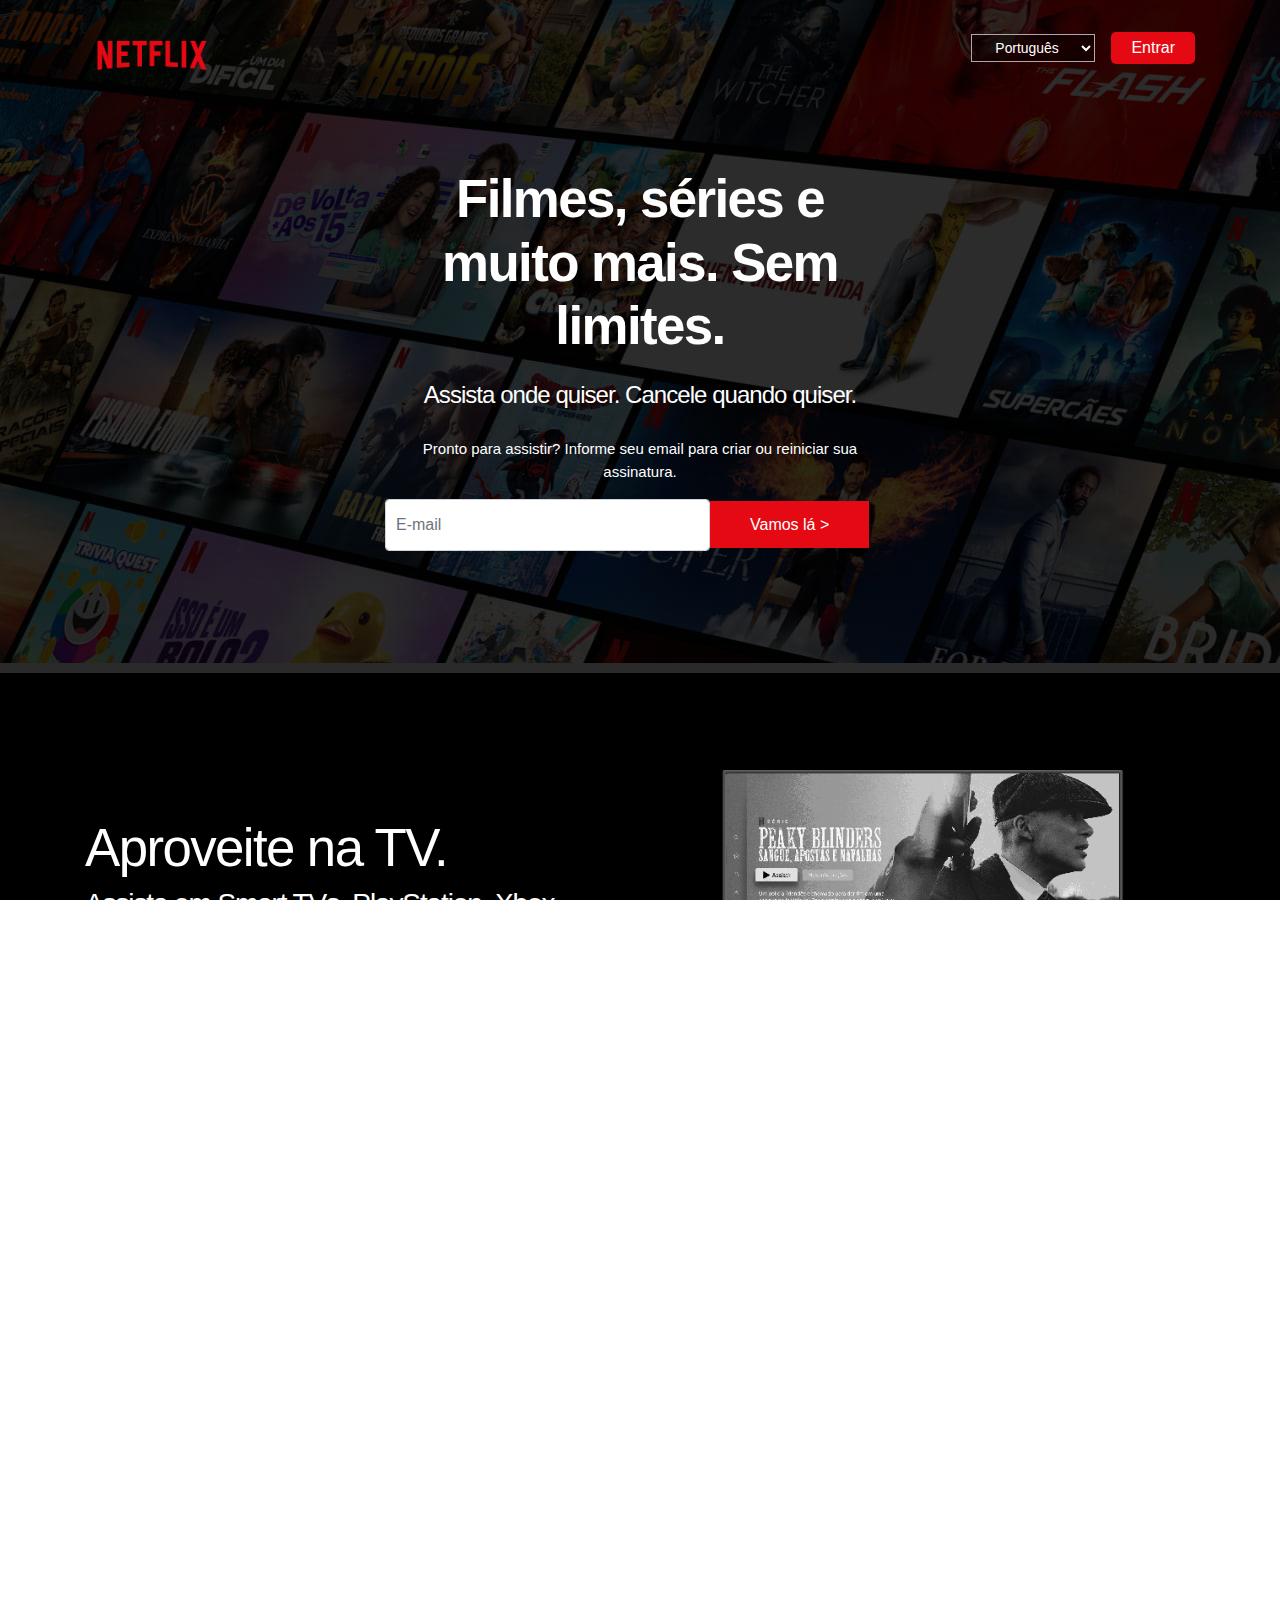
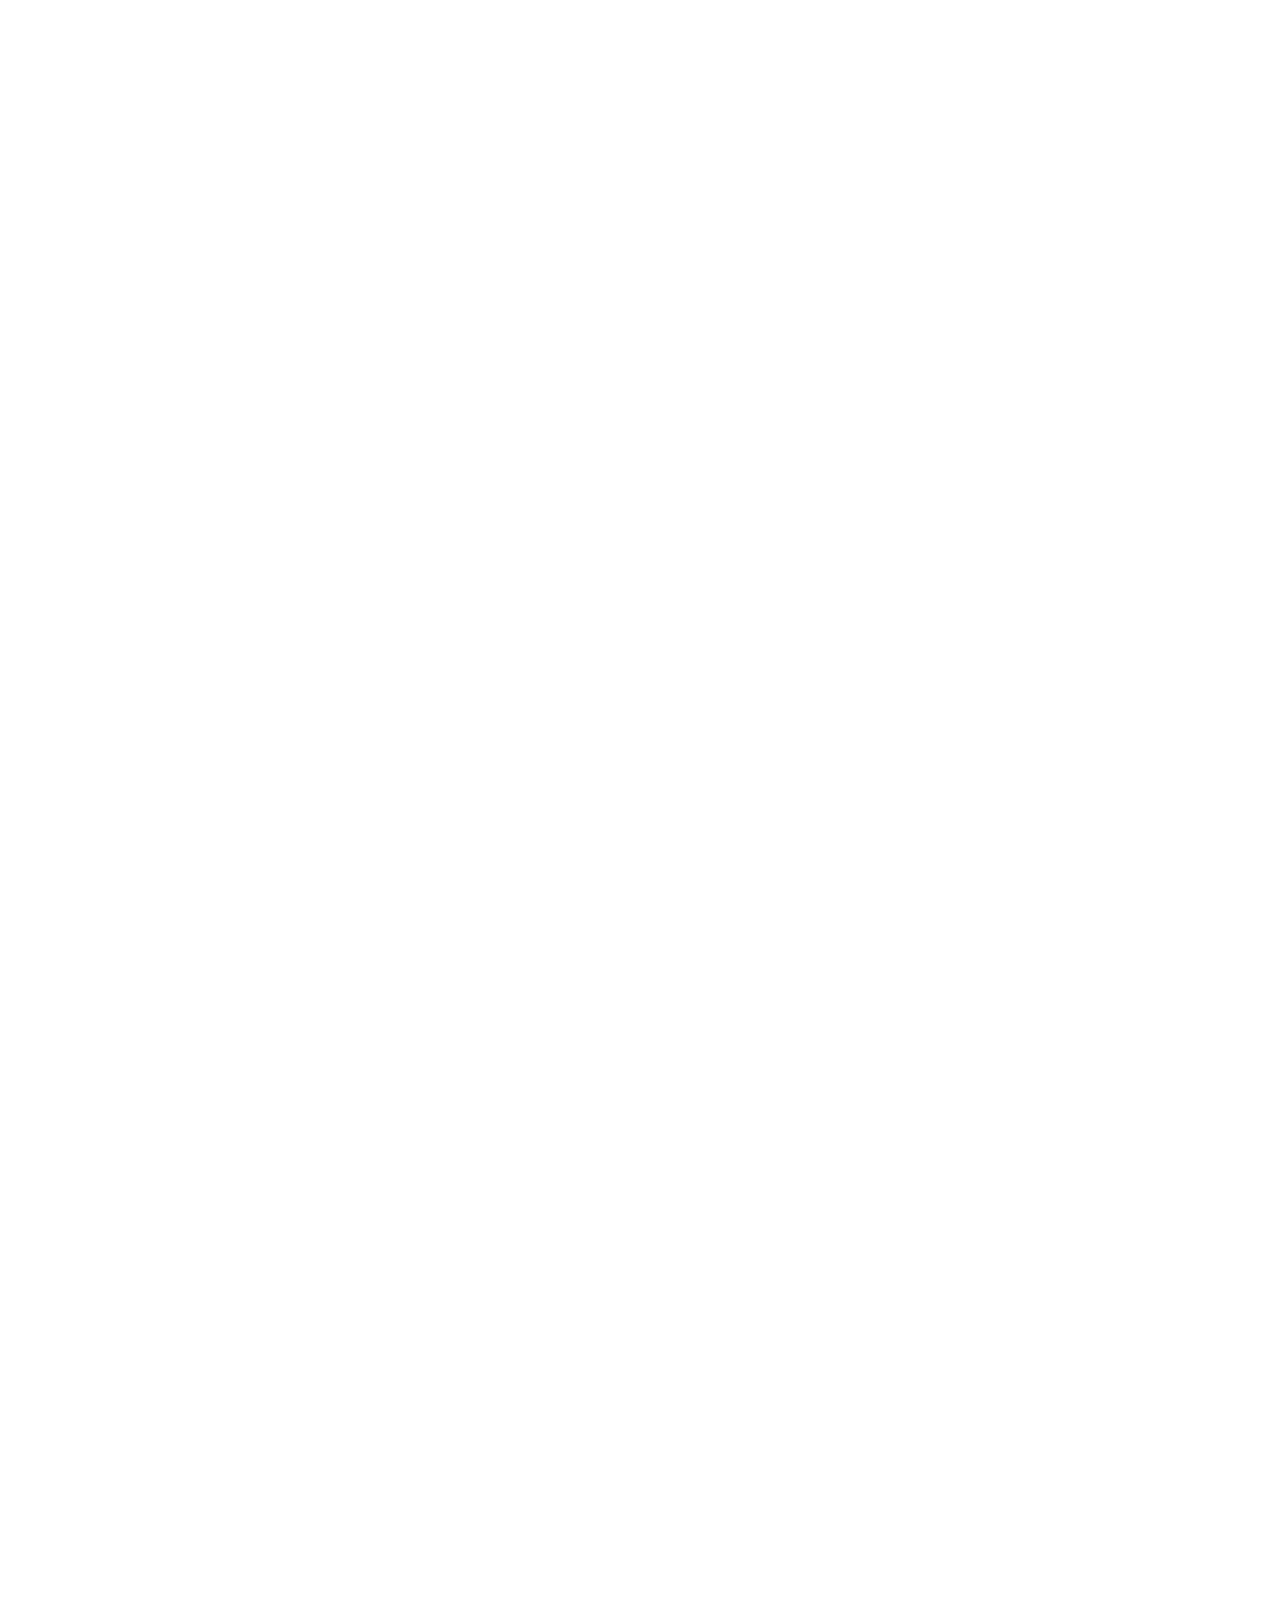
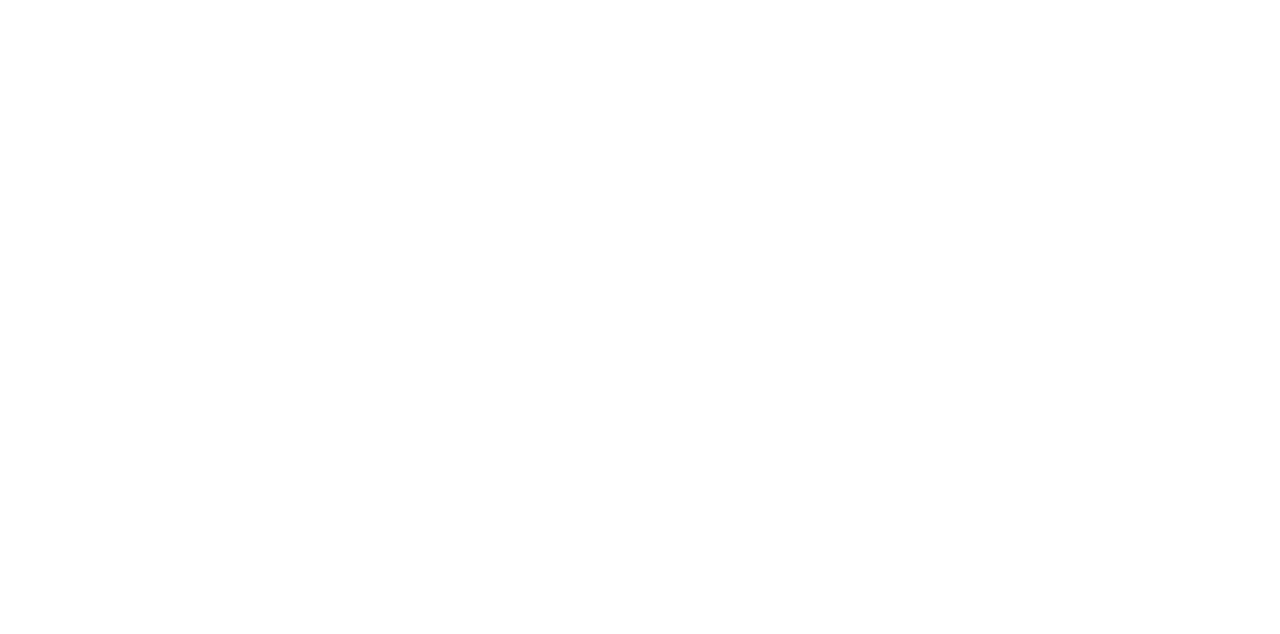
<file: HTML/index.html>
<!doctype html>
<html lang="en">
  <head>
    <title>Netflix Brasil - assistir a séries online, assistir a filmes online</title>
    <!-- Required meta tags -->
    <meta charset="utf-8">
    <meta name="viewport" content="width=device-width, initial-scale=1, shrink-to-fit=no">
    <link rel="stylesheet" href="../CSS/estilo.css">
    <link rel="stylesheet" href="https://maxcdn.bootstrapcdn.com/font-awesome/4.7.0/css/font-awesome.min.css">
    <link rel="icon" href="../IMAGENS/icone netflix.png">
    <!-- Bootstrap CSS -->
    <link rel="stylesheet" href="https://stackpath.bootstrapcdn.com/bootstrap/4.3.1/css/bootstrap.min.css" integrity="sha384-ggOyR0iXCbMQv3Xipma34MD+dH/1fQ784/j6cY/iJTQUOhcWr7x9JvoRxT2MZw1T" crossorigin="anonymous">
  </head>
  <body>
      <header class="mb-4"> <!--Inicio do cabeçalho-->
        <div class="container"> <!--Inicio da div class container do cabeçalho-->
            <div class="row"> <!--Inicio da div class row do cabeçalho-->
                <div class="col-md-12 pt-3"> <!--Inicio da div class col do cabeçalho-->
                    <div class="row">
                        <div class="col-md-6 "> <!--Inicio div cabeçalho lado esquerdo-->
                            <img src="../IMAGENS/logo.png" alt="" style="width: 134px; height: 36;">
                        </div> <!--Final div cabeçalho lado direito-->
                        <div class="col-md-6  "> <!--Inicio div cabeçalho lado direito-->
                            <form action=""> <!--Inicio formulario de idioma-->
                                <div class="form-group form-inline float-md-right mt-3"> <!--Inicio da div do formulario-->
                                    <select name="" id="" class="formulario">
                                        <option value=""> Português</option>
                                        <option value="">English</option>
                                    </select>
                                    <div class="ml-3 botao">
                                        <a href="">Entrar</a>
                                    </div>
                                </div> <!--Final da div do formulario-->
                            </form> <!--Final formulario de idioma-->
                        </div> <!--Final div cabeçalho lado direito-->  
                    </div>
                </div> <!--Final da div class col do cabeçalho-->
            </div> <!--Final da div class row do cabeçalho-->
        </div> <!--Final da div class container do cabeçalho-->
      </header> <br><br> <!--Final do cabeçalho-->

      <section class="mt-1 d-flex mb-5">  <!--Inicio da 1ª section-->
          <div class="container align-self-center"> <!--Inicio da div container da 1ª section-->
                <div div class="row"> <!--Inicio da div row da 1ª section-->
                    <div class="ml-auto mr-auto col-md-6 capa"> <!--Inicio da div col da 1ª section-->
                        <div class="col-md-12">
                            <h1 class="display-5 mb-4 font-weight-bold">Filmes, séries e muito mais. Sem limites.</h1>
                            <h4 class="display-6">Assista onde quiser. Cancele quando quiser.</h4>
                            <p style="font-size:15px" >Pronto para assistir? Informe seu email para criar ou reiniciar sua assinatura.</ps>
                            <form action="">
                                <div class="form-group form-inline">
                                    <label for="integrante"></label>
                                    <input class="form-control" type="email" style="padding: 25px 0px 25px 10px; width: 325px;" name="" id="usuario" placeholder="E-mail" required>
                                    <div class="vamosla">
                                        <a href="">Vamos lá ></a>
                                    </div>
                                </div>
                            </form><br><br>
                        </div>
                    </div><!--Final da div col da 1ª section-->
                </div> <!--Final da div row da 1ª section-->
          </div> <!--Final da div container da 1ª section-->
      </section> <!--Final da 1ª section-->

      <section class="borda secaoinferior pt-3 pb-4 d-flex"> <!--Inicio da 2ª section-->
          <div class="container"><!--Inicio da div container da 2ª section-->
              <div class="row "><!--Inicio da div row da 2ª section-->
                  <div class="col-md-12"><!--Inicio da div col da 2ª section-->
                    <div class="row " >
                        <div class="col-md-6 align-self-center" >
                            <h1>Aproveite na TV.</h1>
                            <h3>Assista em Smart TVs, PlayStation, Xbox, Chromecast, Apple TV, aparelhos de Blu-ray e outros dispositivos.</h3>
                        </div>
                        <div class="col-md-6 pb-5">
                            <img class="tela img-fluid" src="../IMAGENS/tv.png" alt="">
                        </div>
                    </div>
                  </div><!--Final da div col da 2ª section-->
              </div><!--Final da div row da 2ª section-->
          </div><!--Final da div container da 2ª section-->
      </section><!--Final da 2ª section-->

        <section class="borda secaoinferior pt-3 pb-4 d-flex"> <!--Inicio da 3ª section-->
            <div class="container"> <!--Inicio da div container da 3ª section-->
                <div class="row"> <!--Inicio da div row da 3ª section-->
                    <div class="col-md-12"> <!--Final da div col da 3ª section-->
                        <div class="row">
                            <div class="col-md-6 pb-3">
                                <img class="img-fluid" src="../IMAGENS/mobile.jpg" alt="">
                            </div>
                            <div class="col-md-6 align-self-center">
                                <h1 class="pb-1">Baixe séries para assistir offline.</h1>
                                <h4>Salve seus títulos favoritos e sempre tenha algo para assistir.</h4>
                            </div>
                        </div>
                    </div> <!--Final da div col da 3ª section-->
                </div> <!--Final da div row da 3ª section-->
            </div> <!--Final da div container da 3ª section-->
        </section> <!--Final da 3ª section-->

        <section class="borda secaoinferior pt-3 pb-4 d-flex"> <!--Inicio da 4ª section-->
            <div class="container"> <!--Inicio da div container da 4ª section-->
                <div class="row"> <!--Inicio da div row da 4ª section-->
                    <div class="col-md-12"> <!--Inicio da div col da 4ª section-->
                        <div class="row">
                            <div class="col-md-6 align-self-center">
                                <h1>Assista quando quiser.</h1>
                                <h4>Assista no celular, tablet, Smart TV ou notebook sem pagar a mais por isso.</h4>
                            </div>
                            <div class="col-md-6">
                                <img class="img-fluid" src="../IMAGENS/device.png" alt="">
                            </div>
                        </div>
                    </div> <!--Final da div col da 4ª section-->
                </div> <!--Final da div row da 4ª section-->
            </div> <!--Final da div container da 4ª section-->
        </section> <!--Final da 4ª section-->

        <section class="borda secaoinferior pt-3  d-flex"> <!--Inicio da 5ª section-->
            <div class="container"> <!--Inicio da div container da 5ª section-->
                <div class="row"> <!--Inicio da div row da 5ª section-->
                    <div class="col-md-12"> <!--Inicio da div col da 5ª section-->
                        <div class="row">
                            <div class="col-md-6 ">
                                <img class="img-fluid" src="../IMAGENS/kids.png" alt="">
                            </div>
                            <div class="col-md-6 align-self-center">
                                <h1>Crie perfis para crianças.</h1>
                                <h4>Deixe as crianças se aventurarem com seus personagens favoritos em um espaço feito só para elas, sem pagar a mais por isso.</h4>
                            </div>
                        </div>
                    </div> <!--Final da div col da 5ª section-->
                </div> <!--Final da div row da 5ª section-->
            </div> <!--Final da div container da 5ª section-->
        </section> <!--Final da 5ª section-->
        
        <section class="borda secaoinferior pt-3 d-flex">  <!--Inicio da 6ª section-->
            <div class="container align-self-center"> <!--inicio da div container da 6ª section-->
                <div class="row"> <!--inicio da div row da 6ª section-->
                    <div class="col-md-12 pt-5 text-center"> <!--inicio da div col da 6ª section-->
                        <h1>Perguntas Frequentes</h1>
                        <div class="row"> <!--Inicio da div para o menu dropdown-->
                            <div class="col-md-12"> <!--Inicio do menu dropdown-->
                                <div class="dropdown">
                                    <button class="btn dropdown-toggle bg-dark mb-2" style="width: 80%;" type="button" data-toggle="dropdown"><h4>O que é a Netflix?</h4>
                                    <span class="caret"></span></button>
                                    <ul class="dropdown-menu bg-dark" style=" width: 80%;">
                                    <li class="pl-4 pr-4"><h5 class="text-justify">A Netflix é um serviço de transmissão online que oferece uma ampla variedade de séries, filmes e documentários premiados em milhares de aparelhos conectados à internet.
                            
                                        Você pode assistir a quantos filmes e séries quiser, quando e onde quiser, sem comerciais – tudo por um preço mensal bem acessível. Aqui você sempre encontra novidades. A cada semana, adicionamos novas séries e filmes.</h5></li>
                                    </ul>
                                    <button class="btn  dropdown-toggle bg-dark mb-2" style="width: 80%;" type="button" data-toggle="dropdown"><h4>Quanto custa a Netflix?</h4>
                                        <span class="caret"></span></button>
                                        <ul class="dropdown-menu " style=" width: 80%;">
                                        <li class="pl-4 pr-4"><h5 class="text-justify" >Assista à Netflix no seu celular, tablet, Smart TV, notebook ou aparelho de streaming por uma taxa mensal única. Os planos variam de R$25,90 a R$55,90 por mês. Sem contrato nem taxas extras..</h5></li>
                                        </ul>
                                    <button class="btn  dropdown-toggle bg-dark mb-2" style="width: 80%;" type="button" data-toggle="dropdown"><h4>Onde posso assistir?</h4>
                                        <span class="caret"></span></button>
                                        <ul class="dropdown-menu " style=" width: 80%;">
                                            <li class="pl-4 pr-4"><h5 class="text-justify" >Assista onde quiser, quando quiser. Faça login com sua conta Netflix em netflix.com para começar a assistir no computador ou em qualquer aparelho conectado à Internet compatível com o aplicativo Netflix, como Smart TVs, smartphones, tablets, aparelhos de streaming e videogames.
            
                                                Você também pode baixar a sua série favorita com o aplicativo Netflix para iOS, Android ou Windows 10. Use downloads para levar a Netflix para onde quiser sem precisar de conexão com a Internet. Leve a Netflix com você para qualquer lugar.</h5></li>
                                        </ul>
                                    <button class="btn  dropdown-toggle bg-dark mb-2" style="width: 80%;" type="button" data-toggle="dropdown"><h4>Como faço para cancelar?</h4>
                                        <span class="caret"></span></button>
                                        <ul class="dropdown-menu " style=" width: 80%;">
                                            <li class="pl-4 pr-4"><h5 class="text-justify" >A Netflix é flexível. Não há contratos nem compromissos. Você pode cancelar a sua conta na internet com apenas dois cliques. Não há taxa de cancelamento – você pode começar ou encerrar a sua assinatura a qualquer momento.</h5></li>
                                        </ul>
                                    <button class="btn  dropdown-toggle bg-dark mb-2" style="width: 80%;" type="button" data-toggle="dropdown"><h4>O que eu posso assistir na Netflix?</h4>
                                        <span class="caret"></span></button>
                                        <ul class="dropdown-menu " style=" width: 80%;">
                                            <li class="pl-4 pr-4"><h5 class="text-justify" >A Netflix tem um grande catálogo de filmes, documentários, séries, originais Netflix premiados e muito mais. Assista o quanto quiser, quando quiser.</h5></li>
                                        </ul>
                                    <button class="btn  dropdown-toggle bg-dark mb-5" style="width: 80%;" type="button" data-toggle="dropdown"><h4>A Netflix é adequada para crianças?</h4>
                                        <span class="caret"></span></button>
                                        <ul class="dropdown-menu " style=" width: 80%;">
                                            <li class="pl-4 pr-4"><h5 class="text-justify" >A experiência infantil da Netflix faz parte da sua assinatura para que as crianças se divirtam em seu próprio espaço com séries e filmes familiares sob a supervisão dos pais.</h5><br>
            
                                            <h5>O recurso de controle dos pais, incluso nos perfis para crianças e protegido por PIN, permite restringir a classificação etária do conteúdo que as crianças podem ver e bloquear títulos específicos que você não quer que elas assistam.</h5></li>
                                        </ul> 
                                </div>
                            </div><!--Final do menu dropdown-->
                        </div> <!--Final da div para o menu dropdown-->
                    </div> <!--Final da div col da 6ª section-->
                </div> <!--Final da div row da 6ª section-->
            </div> <!--Final da div container da 6ª section-->
        </section>  <!--Final da 6ª section-->

        <section class="secaoinferior pt-3 d-flex"> <!--Inicio da 7ª section-->
            <div class="container align-self-center"> <!--Inicio da div container da 7ª section-->
                <div class="row"> <!--Inicio da div row da 7ª section-->
                    <div class="ml-auto mr-auto col-md-6 "> <!--Inicio da div col da 7ª section-->
                        <div class="col-md-12 mb-5"> 
                            <p style="font-size:15px" >Pronto para assistir? Informe seu email para criar ou reiniciar sua assinatura.</ps>
                                <form class="" action="">
                                    <div class="form-group form-inline">
                                        <label for="integrante"></label>
                                        <input class="form-control" type="email" style="padding: 25px 0px 25px 10px; width: 325px;" name="" id="usuario" placeholder="E-mail" required>
                                        <div class="vamosla">
                                            <a href="">Vamos lá ></a>
                                    </div>
                        </div>
                        
                    </div> <!--Final da div col da 7ª section-->
                </div> <!--Final da div row da 7ª section-->
            </div> <!--Final da div container da 7ª section-->
        </section> <!--Final da 7ª section-->

        <footer class="borda secaoinferior pt-3 d-flex"> <!--Inicio do footer-->
            <div class="container align-self-center ml-auto"> <!--Inicio do container do footer-->
                <div class="row"> <!--inicio do row do footer-->
                    <div class="col-md-12 ml-auto mr-auto ">
                        <a class="numero" href=""><h5>Dúvidas? Ligue 0800-761-4631</h5></a>
                        <div class="row">
                            <div class="col-md-3">
                                <ul class="navbar-nav navegacao">
                                    <li>
                                        <a href="">Perguntas Frequentes</a>
                                    </li>
                                    <li>
                                        <a href="">Relações com investidores</a>
                                    </li>
                                    <li>
                                        <a href="">Formas de assistir</a>
                                    </li>
                                    <li>
                                        <a href="">Informações corporativas</a>
                                    </li>
                                    <li>
                                        <a href="">Só na Netflix</a>
                                    </li>
                                </ul>
                            </div>
        
                            <div class="col-md-3">
                                <ul class="navbar-nav navegacao">
                                    <li>
                                        <a href="">Centro de ajuda</a>
                                    </li>
                                    <li>
                                        <a href="">Carreiras</a>
                                    </li>
                                    <li>
                                        <a href="">Termos de uso</a>
                                    </li>
                                    <li>
                                        <a href="">Entre em contato</a>
                                    </li>
                                </ul>
                            </div>
        
                            <div class="col-md-3">
                                <ul class="navbar-nav navegacao">
                                    <li >
                                        <a href="">Conta</a>
                                    </li>
                                    <li>
                                        <a href="">Resgatar pré-pago</a>
                                    </li>
                                    <li>
                                        <a href="">Privacidade</a>
                                    </li>
                                    <li>
                                        <a href="">Teste de velocidade</a>
                                    </li>
                                </ul>
                            </div>
                            <div class="col-md-3">
                                <ul class="navbar-nav navegacao">
                                    <li >
                                        <a href="">Media Center</a>
                                    </li>
                                    <li>
                                        <a href="">Comprar cartão pré-pago</a>
                                    </li>
                                    <li>
                                        <a href="">Preferências de cookies</a>
                                    </li>
                                    <li>
                                        <a href="">Avisos legais</a>
                                    </li>
                                </ul>
                            </div>
                        </div>

                    </div>
                    <div class="col-md-2 align-self-start">
                        <form  action=""> <!--Inicio formulario de idioma-->
                            <div class="form-group form-inline float-md-right mt-3"> <!--Inicio da div do formulario-->
                                <select class="mb-3" name="" id="" class="formulario">
                                    <option value=""> Português</option>
                                    <option value="">English</option>
                                </select>
                        <p style="font-size: 14px; color:#424141;">Netflix Brasil</p>
                    </div>
                </div> <!--Final da row do footer-->
            </div> <!--Final da container do footer-->
        </footer> <!--Final do footer-->













    <!-- Optional JavaScript -->
    <!-- jQuery first, then Popper.js, then Bootstrap JS -->
    <script src="https://code.jquery.com/jquery-3.3.1.slim.min.js" integrity="sha384-q8i/X+965DzO0rT7abK41JStQIAqVgRVzpbzo5smXKp4YfRvH+8abtTE1Pi6jizo" crossorigin="anonymous"></script>
    <script src="https://cdnjs.cloudflare.com/ajax/libs/popper.js/1.14.7/umd/popper.min.js" integrity="sha384-UO2eT0CpHqdSJQ6hJty5KVphtPhzWj9WO1clHTMGa3JDZwrnQq4sF86dIHNDz0W1" crossorigin="anonymous"></script>
    <script src="https://stackpath.bootstrapcdn.com/bootstrap/4.3.1/js/bootstrap.min.js" integrity="sha384-JjSmVgyd0p3pXB1rRibZUAYoIIy6OrQ6VrjIEaFf/nJGzIxFDsf4x0xIM+B07jRM" crossorigin="anonymous"></script>
  </body>
</html>
</file>
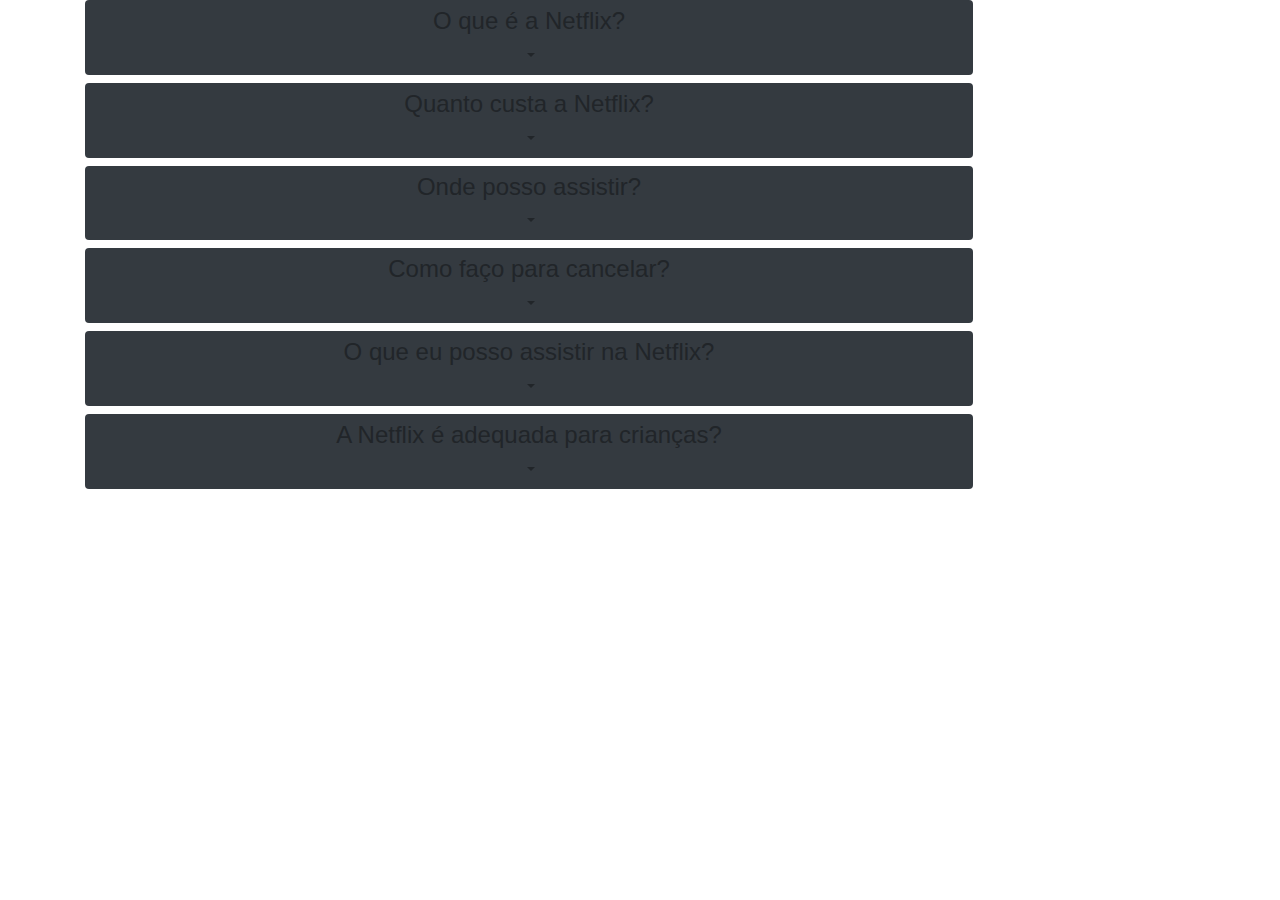
<file: HTML/drop.html>
<!doctype html>
<html lang="en">
  <head>
    <title>Title</title>
    <!-- Required meta tags -->
    <meta charset="utf-8">
    <meta name="viewport" content="width=device-width, initial-scale=1, shrink-to-fit=no">

    <!-- Bootstrap CSS -->
    <link rel="stylesheet" href="https://stackpath.bootstrapcdn.com/bootstrap/4.3.1/css/bootstrap.min.css" integrity="sha384-ggOyR0iXCbMQv3Xipma34MD+dH/1fQ784/j6cY/iJTQUOhcWr7x9JvoRxT2MZw1T" crossorigin="anonymous">
  </head>
  <body>
    <section>
        <div class="container">
            <div class="row">
                <div class="col-md-12">
                    <div class="dropdown">
                        <button class="btn dropdown-toggle bg-dark mb-2" style="width: 80%;" type="button" data-toggle="dropdown"><h4>O que é a Netflix?</h4>
                        <span class="caret"></span></button>
                        <ul class="dropdown-menu bg-dark" style=" width: 80%;">
                          <li class="pl-4 pr-4"><h5 class="text-justify">A Netflix é um serviço de transmissão online que oferece uma ampla variedade de séries, filmes e documentários premiados em milhares de aparelhos conectados à internet.
                
                            Você pode assistir a quantos filmes e séries quiser, quando e onde quiser, sem comerciais – tudo por um preço mensal bem acessível. Aqui você sempre encontra novidades. A cada semana, adicionamos novas séries e filmes.</h5></li>
                        </ul>
                        <button class="btn  dropdown-toggle bg-dark mb-2" style="width: 80%;" type="button" data-toggle="dropdown"><h4>Quanto custa a Netflix?</h4>
                            <span class="caret"></span></button>
                            <ul class="dropdown-menu " style=" width: 80%;">
                              <li class="pl-4 pr-4"><h5 class="text-justify" >Assista à Netflix no seu celular, tablet, Smart TV, notebook ou aparelho de streaming por uma taxa mensal única. Os planos variam de R$25,90 a R$55,90 por mês. Sem contrato nem taxas extras..</h5></li>
                            </ul>
                        <button class="btn  dropdown-toggle bg-dark mb-2" style="width: 80%;" type="button" data-toggle="dropdown"><h4>Onde posso assistir?</h4>
                            <span class="caret"></span></button>
                            <ul class="dropdown-menu " style=" width: 80%;">
                                <li class="pl-4 pr-4"><h5 class="text-justify" >Assista onde quiser, quando quiser. Faça login com sua conta Netflix em netflix.com para começar a assistir no computador ou em qualquer aparelho conectado à Internet compatível com o aplicativo Netflix, como Smart TVs, smartphones, tablets, aparelhos de streaming e videogames.

                                    Você também pode baixar a sua série favorita com o aplicativo Netflix para iOS, Android ou Windows 10. Use downloads para levar a Netflix para onde quiser sem precisar de conexão com a Internet. Leve a Netflix com você para qualquer lugar.</h5></li>
                            </ul>
                        <button class="btn  dropdown-toggle bg-dark mb-2" style="width: 80%;" type="button" data-toggle="dropdown"><h4>Como faço para cancelar?</h4>
                            <span class="caret"></span></button>
                            <ul class="dropdown-menu " style=" width: 80%;">
                                <li class="pl-4 pr-4"><h5 class="text-justify" >A Netflix é flexível. Não há contratos nem compromissos. Você pode cancelar a sua conta na internet com apenas dois cliques. Não há taxa de cancelamento – você pode começar ou encerrar a sua assinatura a qualquer momento.</h5></li>
                            </ul>
                        <button class="btn  dropdown-toggle bg-dark mb-2" style="width: 80%;" type="button" data-toggle="dropdown"><h4>O que eu posso assistir na Netflix?</h4>
                            <span class="caret"></span></button>
                            <ul class="dropdown-menu " style=" width: 80%;">
                                <li class="pl-4 pr-4"><h5 class="text-justify" >A Netflix tem um grande catálogo de filmes, documentários, séries, originais Netflix premiados e muito mais. Assista o quanto quiser, quando quiser.</h5></li>
                            </ul>
                        <button class="btn  dropdown-toggle bg-dark mb-2" style="width: 80%;" type="button" data-toggle="dropdown"><h4>A Netflix é adequada para crianças?</h4>
                            <span class="caret"></span></button>
                            <ul class="dropdown-menu " style=" width: 80%;">
                                <li class="pl-4 pr-4"><h5 class="text-justify" >A experiência infantil da Netflix faz parte da sua assinatura para que as crianças se divirtam em seu próprio espaço com séries e filmes familiares sob a supervisão dos pais.</h5><br>

                                <h5>O recurso de controle dos pais, incluso nos perfis para crianças e protegido por PIN, permite restringir a classificação etária do conteúdo que as crianças podem ver e bloquear títulos específicos que você não quer que elas assistam.</h5></li>
                            </ul> 
                    </div>
                                       
                </div>
            </div>
        </div>
    </section>


























    <!-- Optional JavaScript -->
    <!-- jQuery first, then Popper.js, then Bootstrap JS -->
    <script src="https://code.jquery.com/jquery-3.3.1.slim.min.js" integrity="sha384-q8i/X+965DzO0rT7abK41JStQIAqVgRVzpbzo5smXKp4YfRvH+8abtTE1Pi6jizo" crossorigin="anonymous"></script>
    <script src="https://cdnjs.cloudflare.com/ajax/libs/popper.js/1.14.7/umd/popper.min.js" integrity="sha384-UO2eT0CpHqdSJQ6hJty5KVphtPhzWj9WO1clHTMGa3JDZwrnQq4sF86dIHNDz0W1" crossorigin="anonymous"></script>
    <script src="https://stackpath.bootstrapcdn.com/bootstrap/4.3.1/js/bootstrap.min.js" integrity="sha384-JjSmVgyd0p3pXB1rRibZUAYoIIy6OrQ6VrjIEaFf/nJGzIxFDsf4x0xIM+B07jRM" crossorigin="anonymous"></script>
  </body>
</html>
</file>
<file: CSS/estilo.css>
body{  
    background: url(../IMAGENS/Background.png),
                linear-gradient(50deg,#000,#2b2a2a);
    background-attachment: fixed;
    font-family: Helvetica,Arial,sans-serif;
}
body, html, #home{
    height: 100%;
    overflow-x: hidden;
}
.teste{
    border: 1px solid yellow;
}
/*----------CABEÇALHO----------*/
form .formulario{
    background: rgba(0,0,0,.4);
    border: 1px solid #aaa;
    color: #fff;
    font-size: .87em;
    padding: .25rem 1.37em;
}
#formulario{
    position: relative;
    display: inline-block;
    width: auto;
}

.botao{
    background-color: #e50914;
    border-radius: 5px;
    padding: 4px 20px;
    font-weight: 400;
    font-size: 1rem;
}
.botao a{
    color: white;
    text-decoration: none;
}
.botao a:hover{
    color: white;
    text-decoration: none;
}
/*----------CABEÇALHO----------*/


/*----------TIPOGRAFIA----------*/
h1{   
    letter-spacing: -0.03em;
    color: white;
    font-size: 3.3em !important;
}
h4, h3, h5{
    letter-spacing: -0.04em;
    margin-bottom: 10em;
    color: white;
    padding-bottom: 20px;
}
p{
    color: white;
    
}
.capa{
    text-align: center;
}
.vamosla a{
    padding: 15px 40px 15px 40px;
    
    color: white;
    background-color: #e50914;
}
.vamosla a:hover{
    background-color: #c9050e;
    color: white;
    text-decoration: none;
}
.secaoinferior{
    background-color: #000000;
    height: auto;
}
.borda{
    border-top: 10px solid #2b2a2a;
}
.navegacao li{
    margin-bottom: 10px;
    font-size: 13px;
}
.navegacao li a{
    text-decoration: none;
    color: #424141;
}
.numero h5{
    text-decoration: none;
    color: #424141;
}
.numero:hover {
    text-decoration: none;
    color: #424141;
}

/*----------TIPOGRAFIA----------*/


/*---------Media Querie---------*/
/* Extra small devices (portrait phones, less than 576px)*/
@media (max-width: 575.98px) {
    .btn-custom{
        margin: 10px 15px;
    }
}

/* Small devices (landscape phones, less than 768px)*/
@media (min-width: 576px) and (max-width: 767.98px) {
    h1{
        font-size: 3em;
    }
    .btn-custom{
        margin: 10px 15px;
    }
}

/* Medium devices (tablets, less than 992px)*/
@media (min-width: 768px) and (max-width: 991.98px) {
    h1{
        font-size: 4em;
    }
}

/* Large devices (desktops, less than 1200px)*/
@media (min-width: 992px) and (max-width: 1199.98px) {
    h1{
        font-size: 5em;
    }
}
/* Extra Large devices (desktops, above than 1200px)*/
@media (min-width: 1200px) {
    h1{
        font-size: 6em;
    }
}
/*---------Media Querie---------*?
</file>
